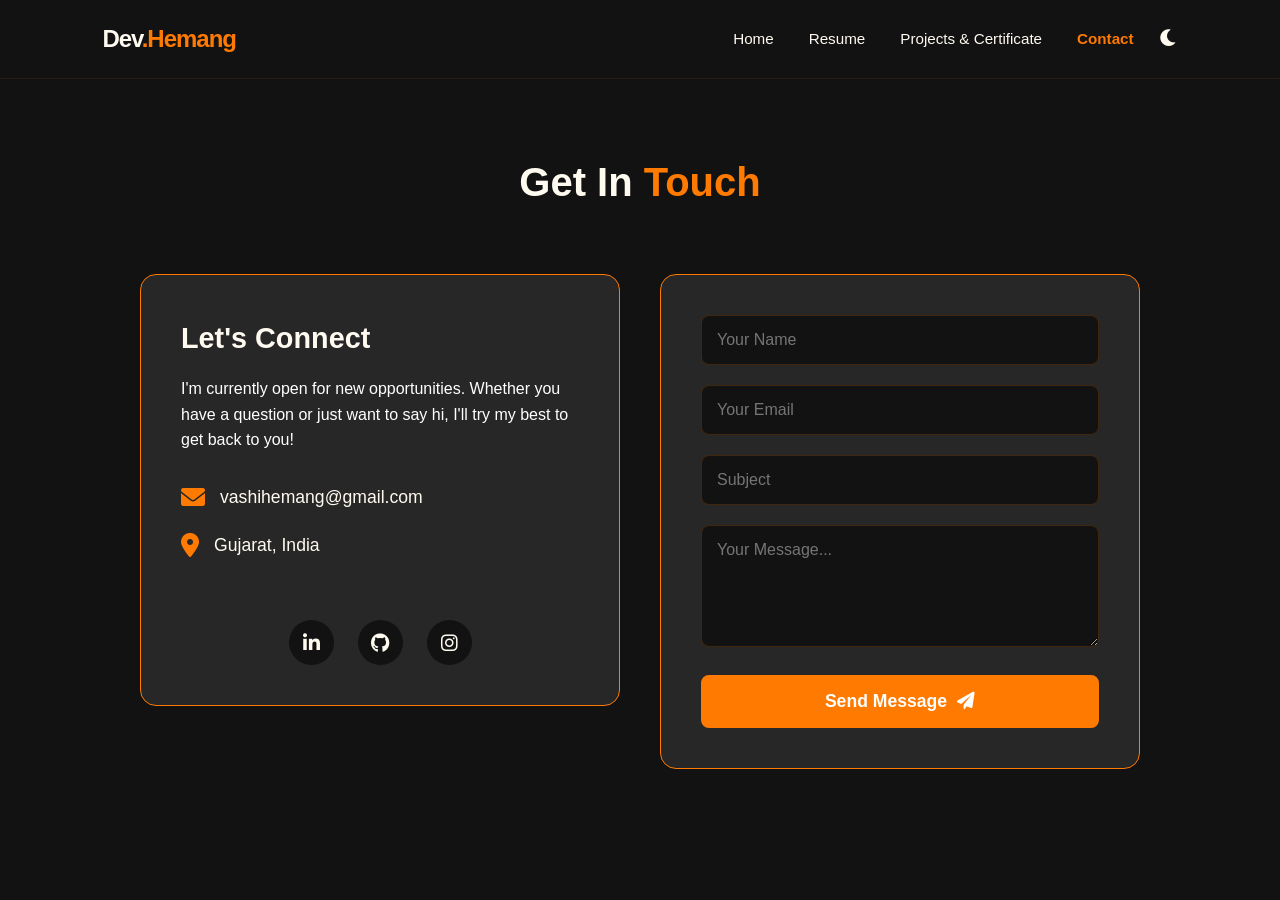
<file: contact.html>
<!DOCTYPE html>
<html lang="en">
<head>
    <meta charset="UTF-8">
    <meta name="viewport" content="width=device-width, initial-scale=1.0">

    <link rel="icon" type="image/svg+xml" href="data:image/svg+xml,<svg xmlns='http://www.w3.org/2000/svg' viewBox='0 0 100 100'><circle cx='50' cy='50' r='50' fill='%23121212'/><text x='50' y='68' font-family='Arial, sans-serif' font-size='55' font-weight='bold' fill='%23ff7a00' text-anchor='middle'>H</text></svg>">
    
    <title>Contact | Hemang Vashi</title>


    <link rel="stylesheet" href="style.css">
    <link rel="stylesheet" href="https://cdnjs.cloudflare.com/ajax/libs/font-awesome/6.0.0/css/all.min.css">
</head>
<body>   
    <div id="preloader">
        <div class="spinner"></div>
    </div>
    
    <nav>
        <a href="index.html" class="logo">Dev<span>.Hemang</span></a>
        <div class="hamburger" id="hamburger">
            <i class="fas fa-bars"></i>
        </div>
        <div class="nav-links" id="nav-links">
            <a class="nav-link" href="index.html">Home</a>
            <a class="nav-link" href="resume.html">Resume</a>
            <a class="nav-link" href="projects.html">Projects & Certificate</a>
            <a class="nav-link active" href="contact.html">Contact</a>
            <button id="theme-toggle">
                <i class="fas fa-moon" id="theme-icon"></i>
            </button>
        </div>
    </nav>



<section class="section" id="contact-page" style="padding-top: 150px; min-height: 80vh;">
        <h2 class="section-title">Get In <span>Touch</span></h2>

        <div class="contact-container">
            <div class="contact-details card show-on-scroll">
                <h3>Let's Connect</h3>
                <p>
                    I'm currently open for new opportunities.
                    Whether you have a question or just want to say hi,
                    I'll try my best to get back to you!
                </p>

                <div class="info-item">
                    <i class="fas fa-envelope"></i>
                    <a href="mailto:vashihemang@gmail.com" style="color: inherit; text-decoration: none;">
                        vashihemang@gmail.com
                    </a>
                </div>

                <div class="info-item">
                    <i class="fas fa-map-marker-alt"></i>
                    <span>Gujarat, India</span>
                </div>

                <br>

                <div class="social-links">
                    <a href="https://www.linkedin.com/in/hemang-vashi" target="_blank" class="social-icons"><i class="fab fa-linkedin-in"></i></a>
                    <a href="https://github.com/vashihemang" target="_blank" class="social-icons"><i class="fab fa-github"></i></a>
                    <a href="https://www.instagram.com/17_monster_?igsh=MWp1MzRrdmZ1ZTVkdg==" class="social-icons"><i class="fab fa-instagram"></i></a>
                </div>
            </div>


            <div class="contact-form-wrapper card show-on-scroll">
              
                <form  class="contact-form" id='my-portfolio-form'>
                    <input type="text" name="botcheck" style="display:none !important;" tabindex="-1" autocomplete="off">
                    <div class="input-group">
                        <input type="text" name="name" required placeholder="Your Name">
                    </div>

                    <div class="input-group">
                        <input type="email" name="email" required placeholder="Your Email">
                    </div>

                    <div class="input-group">
                        <input type="text" name="subject" required placeholder="Subject">
                    </div>

                    <div class="input-group">
                        <textarea name="message" rows="5" placeholder="Your Message..."></textarea>
                    </div>

                    <button type="submit" class="btn btn-solid submit-btn" id="submit-btn">
                        Send Message <i class="fas fa-paper-plane"></i>
                    </button>
                </form>
            </div>
        </div>
    </section>

<div id="status-modal" class="modal-overlay">
        <div class="modal-content">
            <span class="close-btn" onclick="closeModal()">&times;</span>
            
            <!-- Success Content -->
            <div id="modal-success" style="display: none;">
                <i class="fas fa-check-circle" style="color: #4BB543; font-size: 50px;"></i>
                <h3>Message Sent!</h3>
                <p>Thank you for reaching out. I will get back to you shortly.</p>
            </div>

            <!-- Error Content -->
            <div id="modal-error" style="display: none;">
                <i class="fas fa-exclamation-triangle" style="color: #ff3333; font-size: 50px;"></i>
                <h3>Oops!</h3>
                <p>Something went wrong. Please try again later.</p>
            </div>
        </div>
    </div>


<script src="script.js"></script>    
</body>
</html>
</file>
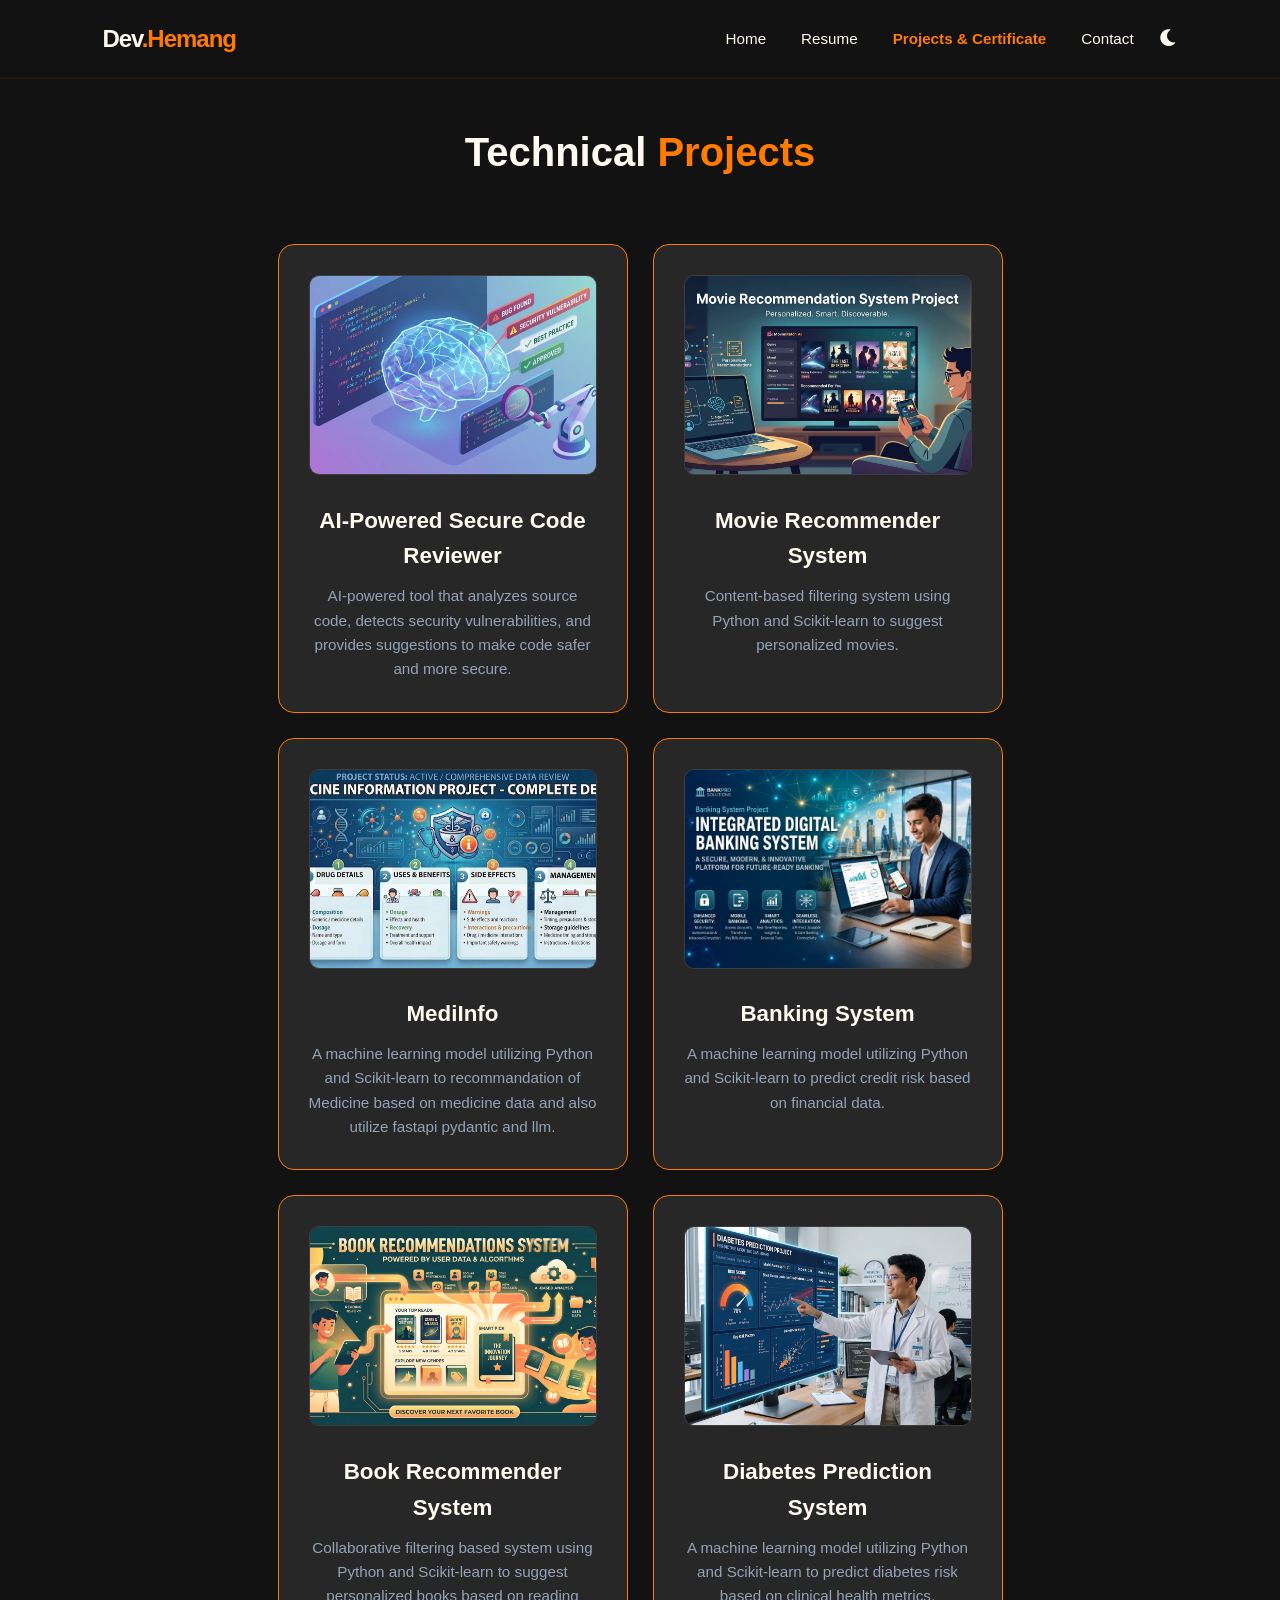
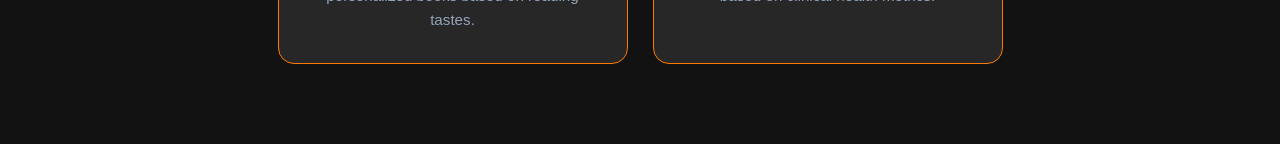
<file: projects.html>
<!DOCTYPE html>
<html lang="en">

<head>
    <meta charset="UTF-8">
    <meta name="viewport" content="width=device-width, initial-scale=1.0">

    <link rel="icon" type="image/svg+xml"
        href="data:image/svg+xml,<svg xmlns='http://www.w3.org/2000/svg' viewBox='0 0 100 100'><circle cx='50' cy='50' r='50' fill='%23121212'/><text x='50' y='68' font-family='Arial, sans-serif' font-size='55' font-weight='bold' fill='%23ff7a00' text-anchor='middle'>H</text></svg>">

    <title>Projects & Certificate | Hemang Vashi</title>


    <link rel="stylesheet" href="style.css">
    <link rel="stylesheet" href="https://cdnjs.cloudflare.com/ajax/libs/font-awesome/6.0.0/css/all.min.css">
</head>

<body>
    <div id="preloader">
        <div class="spinner"></div>
    </div>

    <nav>
        <a href="index.html" class="logo">Dev<span>.Hemang</span></a>

        <div class="hamburger" id="hamburger">
            <i class="fas fa-bars"></i>
        </div>

        <div class="nav-links" id="nav-links">
            <a class="nav-link " href="index.html">Home</a>
            <a class="nav-link" href="resume.html">Resume</a>
            <a class="nav-link active" href="projects.html">Projects & Certificate</a>
            <a class="nav-link" href="contact.html">Contact</a>

            <button id="theme-toggle">
                <i class="fas fa-moon" id="theme-icon"></i>
            </button>
        </div>
    </nav>
    <section id="projects-section" class="projects-section">
        <h2 class="section-title">Technical <span>Projects</span></h2>
        <div class="projects-cards-container">

            <a href="https://github.com/vashihemang/Ai-Power-Secure-Code-Reviewer" target="_blank" class="projects-card">
                <img src="images/AI-Powered Secure Code Reviewer.webp" alt="AI-Powered Secure Code Reviewer">
                <h3>AI-Powered Secure Code Reviewer</h3>
                <p>AI-powered tool that analyzes source code, detects security vulnerabilities, and provides suggestions to make code safer and more secure.</p> 
            </a> 
            
            <a href="https://github.com/vashihemang/Movie-Recommendation-System" target="_blank" class="projects-card">
                <img src="images/movie.webp" alt="Movie Recommender">
                <h3>Movie Recommender System</h3>
                <p>Content-based filtering system using Python and Scikit-learn to suggest personalized movies.</p>
            </a> 

           <a href="https://github.com/vashihemang/MediInfo" target="_blank" class="projects-card">
                <img src="images/mediInfo.webp" alt="MediInfo">
                <h3>MediInfo</h3>
                <p>A machine learning model utilizing Python and Scikit-learn to recommandation of Medicine based on medicine data and also utilize fastapi pydantic and llm.</p>
            </a>
            

            
            <a href="https://github.com/vashihemang/Banking-System" target="_blank" class="projects-card">
                <img src="images/Banking.webp" alt="Banking System">
                <h3>Banking System</h3>
                <p>A machine learning model utilizing Python and Scikit-learn to predict credit risk based on financial
                    data.</p>
            </a>

            <a href="https://github.com/vashihemang/Book-Recommendations" target="_blank" class="projects-card">
                <img src="images\Book Recommandation System.webp" alt="Book Recommender">
                <h3>Book Recommender System</h3>
                <p>Collaborative filtering based system using Python and Scikit-learn to suggest personalized books
                    based on reading tastes.</p>
            </a>
            




            <a href="https://github.com/vashihemang/Diabetes-prediction-flask-ml" target="_blank" class="projects-card">
                <img src="images/diabetes.webp" alt="Diabetes Prediction">
                <h3>Diabetes Prediction System</h3>
                <p>A machine learning model utilizing Python and Scikit-learn to predict diabetes risk based on clinical
                    health metrics.</p>
            </a>

            
        </div>
    </section>
    <script src="script.js"></script>
</body>

</html>
</file>
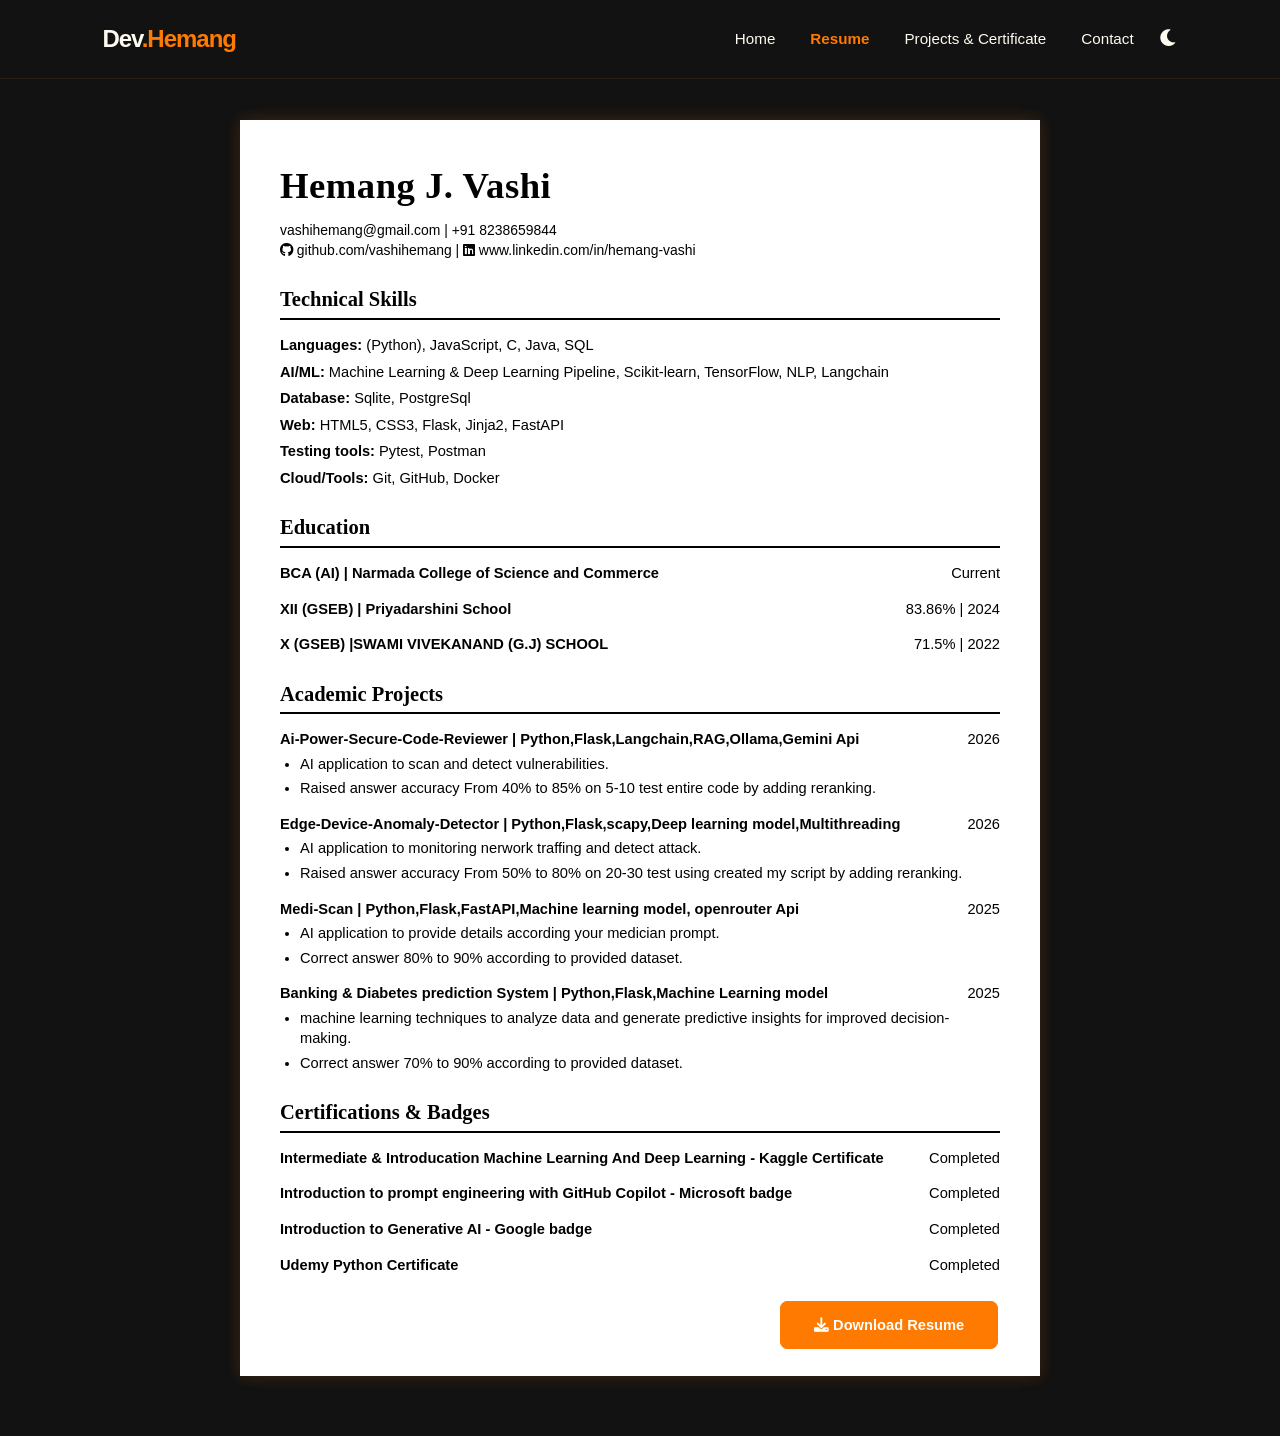
<file: resume.html>
<!DOCTYPE html>
<html lang="en">

<head>
    <meta charset="UTF-8">
    <meta name="viewport" content="width=device-width, initial-scale=1.0">

    <link rel="icon" type="image/svg+xml"
        href="data:image/svg+xml,<svg xmlns='http://www.w3.org/2000/svg' viewBox='0 0 100 100'><circle cx='50' cy='50' r='50' fill='%23121212'/><text x='50' y='68' font-family='Arial, sans-serif' font-size='55' font-weight='bold' fill='%23ff7a00' text-anchor='middle'>H</text></svg>">

    <title>Resume | Hemang Vashi</title>


    <link rel="stylesheet" href="style.css">
    <link rel="stylesheet" href="https://cdnjs.cloudflare.com/ajax/libs/font-awesome/6.0.0/css/all.min.css">
</head>

<body>

    <div id="preloader">
        <div class="spinner"></div>
    </div>

    <nav>
        <a href="index.html" class="logo">Dev<span>.Hemang</span></a>

        <div class="hamburger" id="hamburger">
            <i class="fas fa-bars"></i>
        </div>

        <div class="nav-links" id="nav-links">
            <a class="nav-link " href="index.html">Home</a>
            <a class="nav-link active" href="resume.html">Resume</a>
            <a class="nav-link " href="projects.html">Projects & Certificate</a>
            <a class="nav-link" href="contact.html">Contact</a>

            <button id="theme-toggle">
                <i class="fas fa-moon" id="theme-icon"></i>
            </button>
        </div>
    </nav>

    <div class="resume-wrapper">
        <div class="resume-page">
            <header>
                <h1>Hemang J. Vashi</h1>
                <div class="contact-info">
                    <p> vashihemang@gmail.com | +91 8238659844 </p>
                    <i class="fab fa-github"></i> github.com/vashihemang |
                    <i class="fab fa-linkedin"></i> www.linkedin.com/in/hemang-vashi
                </div>
            </header>

            <section>
                <h2 class="resume-heading">Technical Skills</h2>
                <div class="additional-section">
                    <p><span class="bold">Languages:</span> (Python), JavaScript, C, Java, SQL</p>
                    <p><span class="bold">AI/ML:</span> Machine Learning & Deep Learning Pipeline, Scikit-learn,
                        TensorFlow, NLP, Langchain</p>
                    <p><span class="bold">Database:</span> Sqlite, PostgreSql</p>
                    <p><span class="bold">Web:</span> HTML5, CSS3, Flask, Jinja2, FastAPI</p>
                    <p><span class="bold">Testing tools:</span> Pytest, Postman</p>
                    <p><span class="bold">Cloud/Tools:</span> Git, GitHub, Docker</p>
                </div>
            </section>

            <section>
                <h2>Education</h2>
                <div class="section-item">
                    <div class="flex-row">
                        <span class="bold">BCA (AI) | Narmada College of Science and Commerce</span>
                        <span class="text-right">Current</span>
                    </div>
                </div>
                <div class="section-item">
                    <div class="flex-row">
                        <span class="bold">XII (GSEB) | Priyadarshini School</span>
                        <span class="text-right">83.86% | 2024</span>
                    </div>
                </div>
                <div class="section-item">
                    <div class="flex-row">
                        <span class="bold">X (GSEB) |SWAMI VIVEKANAND (G.J) SCHOOL</span>
                        <span class="text-right">71.5% | 2022</span>
                    </div>
                </div>
            </section>



           <section>
                <h2>Academic Projects</h2>
                <div class="section-item">
                    <div class="flex-row">
                        <span class="bold">Ai-Power-Secure-Code-Reviewer | Python,Flask,Langchain,RAG,Ollama,Gemini
                            Api</span>
                        <span class="text-right">2026</span>
                    </div>
                    <ul>
                        <li><span class="bold"></span> AI application to scan and detect vulnerabilities. </li>
                        <li><span class="bold"></span> Raised answer accuracy From 40% to 85% on 5-10 test entire code
                            by adding reranking.</li>
                    </ul>
                </div>

                <div class="section-item">
                    <div class="flex-row">
                        <span class="bold">Edge-Device-Anomaly-Detector | Python,Flask,scapy,Deep learning
                            model,Multithreading</span>
                        <span class="text-right">2026</span>
                    </div>
                    <ul>
                        <li><span class="bold"></span> AI application to monitoring nerwork traffing and detect attack.
                        </li>
                        <li><span class="bold"></span> Raised answer accuracy From 50% to 80% on 20-30 test using
                            created my script by adding reranking.</li>
                    </ul>
                </div>

                <div class="section-item">
                    <div class="flex-row">
                        <span class="bold">Medi-Scan | Python,Flask,FastAPI,Machine learning model, openrouter
                            Api</span>
                        <span class="text-right">2025</span>
                    </div>
                    <ul>
                        <li><span class="bold"></span> AI application to provide details according your medician prompt.
                        </li>
                        <li><span class="bold"></span> Correct answer 80% to 90% according to provided dataset.</li>
                    </ul>
                </div>

                <div class="section-item">
                    <div class="flex-row">
                        <span class="bold">Banking & Diabetes prediction System | Python,Flask,Machine Learning
                            model</span>
                        <span class="text-right">2025</span>
                    </div>
                    <ul>
                        <li><span class="bold"></span> machine learning techniques to analyze data and generate
                            predictive insights for improved decision-making. </li>
                        <li><span class="bold"></span>Correct answer 70% to 90% according to provided dataset.</li>
                    </ul>
                </div>
            </section>



            <section>
                <h2>Certifications & Badges</h2>
                <div class="section-item">
                    <div class="flex-row">
                        <span class="bold">Intermediate & Introducation Machine Learning And Deep Learning - Kaggle
                            Certificate</span>
                        <span class="text-right">Completed</span>
                    </div>
                </div>
                <div class="section-item">
                    <div class="flex-row">
                        <span class="bold">Introduction to prompt engineering with GitHub Copilot - Microsoft
                            badge</span>
                        <span class="text-right">Completed</span>
                    </div>
                </div>


                <div class="section-item">
                    <div class="flex-row">
                        <span class="bold">Introduction to Generative AI - Google badge</span>
                        <span class="text-right">Completed</span>
                    </div>
                </div>

                <div class="section-item">
                    <div class="flex-row">
                        <span class="bold">Udemy Python Certificate</span>
                        <span class="text-right">Completed</span>
                    </div>
                </div>
                <div class="download-btn-container">
                    <a href="./File/Hemang-vashi-resume.pdf" download="Hemang_Vashi_Resume.pdf" class="btn btn-solid"
                    onclick="forceDownload(event)" class="btn btn-solid">
                        <i class="fas fa-download"></i> Download Resume
                    </a>
                </div>
            </section>
            
        </div>
    </div>
    <script src="script.js"></script>
</body>

</html>
</file>
<file: style.css>
:root {
    --bg-dark: #121212;      /* Near-black */
    --bg-card: #121212;      /* Dark Card */
    --accent: #ff7a00;       /* Vibrant Orange */
    --accent-glow: rgba(255, 122, 0, 0.3);
    --text-main: #fffaf0;    /* Warm-tinted White */
    --text-muted: #94a3b8;   /* Muted Slate */
}

/* Light Mode Colors */
body.light-mode {
    --bg-dark: #f8fafc;
    --bg-card: #ffffff;
    --text-main: #0f172a;
    --text-muted: #64748b;
    --accent: #ff7a00; 
    --accent-glow: rgba(255, 122, 0, 0.2);
}

/* --- GLOBAL STYLES --- */
* {
    margin: 0;
    padding: 0;
    box-sizing: border-box;
    font-family: 'Segoe UI', Roboto, Helvetica, Arial, sans-serif;
    scroll-behavior: smooth;
}

body {
    background-color: var(--bg-dark);
    color: var(--text-main);
    overflow-x: hidden;
    line-height: 1.6;
    transition: background-color 0.3s ease, color 0.3s ease;
}

/* --- UNIVERSAL PRELOADER --- */
#preloader {
    position: fixed;
    top: 0;
    left: 0;
    width: 100%;
    height: 100vh;
    background-color: var(--bg-dark);
    display: flex;
    justify-content: center;
    align-items: center;
    z-index: 9999;
    transition: opacity 0.4s ease, visibility 0.4s ease;
}

.spinner {
    width: 50px;
    height: 50px;
    border: 5px solid rgba(255, 122, 0, 0.1);
    border-top: 5px solid var(--accent);
    border-radius: 50%;
    animation: spin 1s linear infinite;
}

@keyframes spin {
    0% { transform: rotate(0deg); }
    100% { transform: rotate(360deg); }
}

.preloader-hidden {
    opacity: 0;
    visibility: hidden;
}

/* --- NAVIGATION --- */
nav {
    display: flex;
    justify-content: space-between;
    align-items: center;
    padding: 20px 8%;
    background: #121212;
    backdrop-filter: blur(12px);
    position: fixed;
    width: 100%;
    top: 0;
    z-index: 1000;
    border-bottom: 1px solid rgba(255, 122, 0, 0.1);
}

body.light-mode nav {
    background: rgba(248, 250, 252, 0.85);
    border-bottom: 1px solid rgba(0, 0, 0, 0.1);
}

.logo {
    font-size: 1.5rem;
    font-weight: 700;
    color: var(--text-main);
    text-decoration: none;
    letter-spacing: -1px;
}

.logo span { color: var(--accent); }

.hamburger {
    display: none;
    cursor: pointer;
    font-size: 1.8rem;
    color: var(--text-main);
    z-index: 1001;
}

.nav-links { display: flex; align-items: center; }

.nav-links a {
    color: var(--text-main);
    text-decoration: none;
    margin-left: 35px;
    font-weight: 500;
    font-size: 0.95rem;
}

.nav-links a:hover, .nav-links a.active { 
    color: var(--accent) !important; 
    font-weight: 700;
}

#theme-toggle {
    background: none;
    border: none;
    color: var(--text-main);
    cursor: pointer;
    margin-left: 25px;
    font-size: 1.2rem;
    transition: transform 0.3s ease;
}

#theme-toggle:hover { transform: scale(1.1); }

/* --- HERO SECTION --- */
.hero {
    height: 100vh;
    display: flex;
    align-items: center;
    justify-content: space-between;
    padding: 0 10%;
    gap: 50px;
}

.hero-content { flex: 1; max-width: 650px; }
.hero h2 { color: var(--accent); font-size: 1.2rem; margin-bottom: 15px; text-transform: uppercase; letter-spacing: 2px; }
.hero h1 { font-size: 3.5rem; line-height: 1.1; margin-bottom: 25px; font-weight: 800; }

.cursor {
    display: inline-block;
    width: 3px;
    height: 1em;
    background-color: var(--accent);
    margin-left: 5px;
    animation: blink 0.75s step-end infinite;
    vertical-align: middle;
}

@keyframes blink { from, to { opacity: 1; } 50% { opacity: 0; } }

.hero p { font-size: 1.15rem; color: white; margin-bottom: 35px; }

.btn-container { display: flex; gap: 15px; }
.btn { padding: 14px 32px; border-radius: 8px; font-weight: 600; text-decoration: none; transition: 0.3s; }
.btn-solid { background: var(--accent); color: white; border: 2px solid var(--accent); }
.btn-solid:hover { background: transparent; color: var(--accent); transform: translateY(-3px); }
.btn-outline { border: 2px solid var(--accent); color: var(--accent); }
.btn-outline:hover { background: #ffffff; transform: translateY(-3px); }

/* --- HERO IMAGE --- */
.hero-image { flex: 1; display: flex; justify-content: center; }

.image-wrapper {
    position: relative;
    width: 320px; 
    height: 380px; 
    background-color: var(--accent); 
    border-radius: 20px; 
    margin-top: 20px;
    margin-left: 20px; 
}

.image-wrapper img {
    width: 100%;
    height: 100%;
    object-fit: cover;
    border-radius: 20px;
    position: absolute;
    top: -20px; 
    left: -20px; 
    border: 2px solid #121212; 
    transition: transform 0.3s ease;
}

.image-wrapper img:hover { transform: translate(-5px, -5px); }

/* --- SECTIONS & CARDS --- */
.section { padding: 100px 10%; }
.section-title { text-align: center; font-size: 2.5rem; margin-bottom: 60px; font-weight: 800; }
.section-title span { color: var(--accent); }

.cards-container { display: flex; gap: 25px; justify-content: center; flex-wrap: wrap; }
.card {
    background: #272727;
    padding: 40px; border-radius: 16px; width: 350px;
    transition: 0.4s; border: 1px solid rgba(255, 122, 0, 0.05);
    border-left: 1px solid var(--accent);
    border-top: 1px solid var(--accent);
    border-right: 1px solid var(--accent);
    border-bottom: 1px solid var(--accent);
    opacity: 0; transform: translateY(40px);
}



.card.show-on-scroll { opacity: 1; transform: translateY(0); }
.card:hover { 
    transform: translateY(-10px); 
    border-color: var(--accent); 
    box-shadow: 0 10px 30px rgba(255, 122, 0, 0.2); 
}

/* --- SKILLS GRID --- */
.skills-grid {
    display: grid;
    grid-template-columns: repeat(4, 1fr);
    gap: 20px;
    max-width: 1100px;
    margin: 0 auto;
}

.skill-badge {
    background: #272727;
    border-radius: 12px;
    padding: 15px 20px;
    display: flex;
    align-items: center;
    gap: 15px;
    border: 1px solid rgba(255, 122, 0, 0.05);
    border-left: 5px solid var(--accent); 
    width: 100%;
    opacity: 0; 
    transform: translateY(40px);
    transition: 0.3s ease;
}

.skill-badge:hover {
    border-left-color: var(--accent);
    transform: translateY(-5px);
    box-shadow: 0 5px 15px rgba(255, 122, 0, 0.4);
    background: rgba(255, 122, 0, 0.05);
}

.skill-icon {
    width: 42px; height: 42px; border-radius: 8px;
    display: flex; justify-content: center; align-items: center;
    font-size: 1.2rem; font-weight: 800; color: white;
}

.skill-name {
    color: var(--text-main); font-size: 1.05rem;
    font-weight: 600; letter-spacing: 0.5px;
}

/* Light Mode Overrides */
body.light-mode .card, body.light-mode .skill-badge {
    border: 1px solid var(--accent); 
    background-color: #fffaf5;
    box-shadow: 0 4px 6px rgba(0, 0, 0, 0.05);
}

body.light-mode .card:hover, body.light-mode .skill-badge:hover {
    background-color: #fffaf5; 
    box-shadow: 0 10px 20px rgba(255, 122, 0, 0.2);
    border-color: #ff7a00; 
}












/* --- CONTACT PAGE LAYOUT --- */
.contact-container { 
    display: flex; 
    gap: 40px; 
    max-width: 1000px; 
    margin: 0 auto; 
    align-items: flex-start; 
}

.contact-details, .contact-form-wrapper { 
    flex: 1; 
    width: 100%; 
}

.contact-details h3 { 
    color: var(--text-main); 
    font-size: 1.8rem; 
    margin-bottom: 15px; 
}

.contact-details p { 
    color: white; 
    margin-bottom: 30px; 
}

.info-item { 
    display: flex; 
    align-items: center; 
    gap: 15px; 
    margin-bottom: 20px; 
    color: var(--text-main); 
    font-size: 1.1rem; 
}

.info-item i { 
    color: var(--accent); 
    font-size: 1.5rem; 
}

/* --- CONTACT FORM --- */
.contact-form { 
    display: flex; 
    flex-direction: column; 
    gap: 20px; 
}

.input-group input, 
.input-group textarea {
    width: 100%; 
    padding: 15px; 
    background: var(--bg-dark);
    border: 1px solid rgba(255, 122, 0, 0.2); 
    border-radius: 8px;
    color: var(--text-main); 
    font-size: 1rem; 
    transition: 0.3s; 
    font-family: inherit;
}

.input-group input:focus, 
.input-group textarea:focus {
    outline: none; 
    border-color: var(--accent); 
    box-shadow: 0 0 10px var(--accent-glow);
}

.submit-btn {
    width: 100%;
    cursor: pointer;
    display: flex;
    justify-content: center;
    align-items: center;
    gap: 10px;
    font-size: 1.1rem;
}

/* --- LIGHT MODE FORM OVERRIDES --- */
body.light-mode .input-group input, 
body.light-mode .input-group textarea {
    border: 1px solid #cbd5e1; 
    background: #ffffff;
}

body.light-mode .input-group input:focus, 
body.light-mode .input-group textarea:focus {
    border-color: var(--accent);
}

 .modal-overlay {
            position: fixed;
            top: 0;
            left: 0;
            width: 100%;
            height: 100%;
            background: rgba(0, 0, 0, 0.7);
            backdrop-filter: blur(5px);
            display: none; /* Initially hidden */
            justify-content: center;
            align-items: center;
            z-index: 9999;
        }

        .modal-content {
            background: #1e1e1e; /* Dark theme to match portfolio */
            padding: 40px;
            border-radius: 15px;
            text-align: center;
            position: relative;
            max-width: 400px;
            width: 90%;
            box-shadow: 0 10px 30px rgba(0,0,0,0.5);
            animation: popIn 0.3s ease-out forwards;
        }

        .modal-content h3 {
            color: #ffffff;
            margin-top: 15px;
            font-size: 24px;
        }

        .modal-content p {
            color: #bbbbbb;
            margin-top: 10px;
            font-size: 16px;
            line-height: 1.5;
        }

        .close-btn {
            position: absolute;
            top: 15px;
            right: 20px;
            font-size: 28px;
            color: #888;
            cursor: pointer;
            transition: color 0.3s;
        }

        .close-btn:hover {
            color: #ffffff;
        }

        /* Popup Animation */
        @keyframes popIn {
            from { transform: scale(0.8); opacity: 0; }
            to { transform: scale(1); opacity: 1; }
        }







/* --- FOOTER --- */
.professional-footer {
    background-color: #121212; color: var(--text-main);
    padding: 4rem 2rem 1rem; text-align: center;
    border-top: 1px solid rgba(255, 122, 0, 0.2);
}

body.light-mode .professional-footer { background: #f1f5f9; }

.footer-container { max-width: 800px; margin: 0 auto; }
.footer-header h2 { font-size: 2.5rem; margin-bottom: 0.5rem; }
.footer-header span { color: var(--accent); }
.footer-content { display: flex; flex-direction: column; align-items: center; gap: 2rem; margin-bottom: 3rem; }
.contact-info-block { display: flex; flex-direction: column; gap: 1rem; }
.contact-item { display: flex; align-items: center; justify-content: center; gap: 0.75rem; font-size: 1.1rem; }
.contact-item i { color: var(--accent); font-size: 1.2rem; }
.contact-item a { color: var(--text-main); text-decoration: none; transition: color 0.3s ease; }
.contact-item a:hover { color: var(--accent); }

.social-links { display: flex; gap: 1.5rem; justify-content: center; margin-top: 15px;}





/* --- SOCIAL ICONS (Premium Border) --- */
.social-icon {
    display: flex; 
    align-items: center; 
    justify-content: center;
    width: 45px; 
    height: 45px; 
    border-radius: 50%;
    background-color: #272727; 
    color: var(--text-main); 
    font-size: 1.2rem; 
    text-decoration: none; 
    transition: all 0.3s ease;
    border: 1px solid #121212;; 
}

.social-icon:hover {
    background-color: #121212; 
    color: #ffffff; 
    transform: translateY(-3px); 
    border-color: var(--accent);
    box-shadow: 0 4px 12px var(--accent-glow);
}

/* Conatct icons*/
.social-icons {
    display: flex; 
    align-items: center; 
    justify-content: center;
    width: 45px; 
    height: 45px; 
    border-radius: 50%;
    background-color: #121212; 
    color: var(--text-main); 
    font-size: 1.2rem; 
    text-decoration: none; 
    transition: all 0.3s ease;
    
}

.social-icons:hover {
    background-color: #121212; 
    color: #ffffff; 
    transform: translateY(-3px); 
    border-color: #ff7a00;
    box-shadow: 0 4px 12px var(--accent-glow);
}













/* --- LIGHT MODE SOCIAL ICONS --- */
body.light-mode .social-icon {
    background-color: transparent;
    color: var(--text-main); /* Dark color (#0f172a) for light mode */
    border: 1px solid var(--text-muted); /* Muted slate border */
}

body.light-mode .social-icon:hover {
    background-color: var(--accent); /* Hover par green ho jayega */
    color: #ffffff; /* Hover par icon wapas white ho jayega */
    border-color: var(--accent);
    box-shadow: 0 4px 12px rgba(255, 122, 0, 0.2);
}
body.light-mode .social-icons {
    background-color: transparent;
    color: #121212;; /* Dark color (#0f172a) for light mode */
    border: 1px solid var(--text-muted); /* Muted slate border */
}

body.light-mode .social-icons:hover {
    background-color: var(--accent); /* Hover par green ho jayega */
    color: #ffffff; /* Hover par icon wapas white ho jayega */
    border-color: var(--accent);
    box-shadow: 0 4px 12px rgba(255, 122, 0, 0.2);
}

.footer-bottom { padding-top: 1.5rem; border-top: 1px solid rgba(255, 255, 255, 0.1); font-size: 0.85rem; color: #718096; }

/* --- RESPONSIVE MEDIA QUERIES --- */
@media (min-width: 768px) {
    .contact-info-block { flex-direction: row; gap: 3rem; }
}

@media (max-width: 1024px) {
    .skills-grid { grid-template-columns: repeat(3, 1fr); }
}

/* Merged Mobile Breakpoint */
@media (max-width: 968px) {
    .hamburger { display: block; }
    
    .nav-links {
        position: fixed;
        right: -100%;
        top: 0;
        height: 100vh;
        width: 250px;
        background-color: var(--bg-card);
        display: flex;
        flex-direction: column;
        justify-content: flex-start;
        align-items: flex-end;
        padding-top: 100px;
        padding-right: 40px;
        transition: right 0.4s ease-in-out;
        box-shadow: -5px 0 15px rgba(0, 0, 0, 0.4);
        z-index: 1000;
    }
    
    .nav-links.nav-active { right: 0; }
    
    .nav-links a { 
        margin: 15px 0; 
        font-size: 1.2rem; 
        display: block; 
        text-align: right; 
    }
    
    #theme-toggle { margin-left: 0; margin-top: 20px; }
    
    .hero { flex-direction: column-reverse; text-align: center; height: auto; padding-top: 150px; padding-bottom: 50px; }
    .hero h1 { font-size: 2.5rem; }
    .hero-image { margin-top: 40px; margin-bottom: 40px; justify-content: center; padding-left: 0; }
    .image-wrapper { width: 280px; height: 360px; }
    .btn-container { justify-content: center; }
}

@media (max-width: 768px) {
    .skills-grid { grid-template-columns: repeat(2, 1fr); }
    .contact-container { flex-direction: column; }
}

@media (max-width: 480px) {
    .skills-grid { grid-template-columns: 1fr; }
}






     .projects-section { 
            padding: 120px 10% 80px; /* Top padding increased for fixed navbar */
            text-align: center;
        }

        .projects-section-title { 
            font-size: 2.5rem; 
            margin-bottom: 60px; 
            font-weight: 800; 
        }
        .projects-section-title span { color: var(--accent); }

        .projects-cards-container { 
            display: flex; 
            gap: 25px; 
            justify-content: center; 
            flex-wrap: wrap; 
        }

.projects-card {
    background: #272727;
    padding: 30px; 
    border-radius: 16px; 
    width: 350px;
    text-align: center;
    text-decoration: none;
    color: inherit;
    transition: 0.4s; 
    border: 1px solid rgba(255, 122, 0, 0.05);
    border-top: 1px solid var(--accent); 
    border-left: 1px solid var(--accent); 
    border-right: 1px solid var(--accent); 
    border-bottom: 1px solid var(--accent); 
}

        .projects-card:hover { 
            transform: translateY(-10px); 
            border-color: var(--accent); 
            box-shadow: 0 10px 30px rgba(255, 122, 0, 0.2); 
        }

        .projects-card img {
            width: 100%;
            height: 200px;
            object-fit: cover;
            border-radius: 10px;
            margin-bottom: 20px;
            border: 1px solid rgba(255, 255, 255, 0.1);
        }

        .projects-card i {
            font-size: 2.5rem;
            color: var(--accent);
            margin-bottom: 15px;
            display: block;
        }

        .projects-card h3 {
            font-size: 1.4rem;
            margin-bottom: 10px;
        }

        .projects-card p {
            color: var(--text-muted);
            font-size: 0.95rem;
        }
   
body.light-mode .projects-card {
    border: 1px solid var(--accent); 
    background-color: #fffaf5;
    
    box-shadow: 0 4px 6px rgba(0, 0, 0, 0.05);
}

body.light-mode .projects-card:hover{
    background-color: #fffaf5; 
    box-shadow: 0 10px 20px rgba(255, 122, 0, 0.2);
    border-color: #ff7a00; 
}        












    /* सिर्फ Resume पेज के लिए ज़रूरी CSS */
    .resume-wrapper {
        padding: 120px 20px 60px; /* Navbar के नीचे से शुरू करने के लिए */
        display: flex;
        flex-direction: column;
        align-items: center;
        background-color: var(--bg-dark); /* डार्क बैकग्राउंड */
        min-height: 100vh;
    }

    .resume-page {
        max-width: 800px;
        width: 100%;
        background-color: #fff;
        padding: 40px;
        box-sizing: border-box;
        box-shadow: 0 0 15px rgba(255, 122, 0, 0.2); 
        color: #000;
        font-family: Arial, sans-serif;
        font-size: 11pt;
        line-height: 1.4;
    }

    .resume-page h1, .resume-page h2 {
        font-family: "Times New Roman", Times, serif;
        color: #000;
    }

    .resume-page h1 {
        font-size: 2.5em;
        margin: 0 0 10px 0;
        font-weight: bold;
        letter-spacing: 0.5px;
    }

    .resume-page h2 {
        font-size: 1.4em;
        border-bottom: 2px solid #000;
        padding-bottom: 4px;
        margin-top: 25px;
        margin-bottom: 15px;
    }

    .resume-page .contact-info {
        font-size: 0.95em;
        margin-bottom: 25px;
    }
    
    .resume-page .contact-info a {
        color: #000;
        text-decoration: underline;
    }

    .resume-page .flex-row {
        display: flex;
        justify-content: space-between;
        margin-bottom: 2px;
    }

    .resume-page .bold { font-weight: bold; }
    .resume-page .text-right { text-align: right; }
    .resume-page .section-item { margin-bottom: 15px; }
    
    .resume-page ul {
        margin-top: 4px;
        margin-bottom: 15px;
        padding-left: 20px;
    }
    
    .resume-page li { margin-bottom: 4px; }
    .resume-page .additional-section p { margin: 6px 0; }

    /* =========================================
       BUTTON CSS: PC के लिए 280px margin-left
       ========================================= */
    .download-btn-container {
        margin-top: 40px;
        width: 100%;
        max-width: 800px;
        margin-left: 500px; /* PC पर 280px खिसकेगा */
    }

    /* =========================================
       MOBILE CSS: मोबाइल में Margin 0 और Center
       ========================================= */



    @media (max-width: 768px) {
    .resume-page {
        padding: 20px; 
        font-size: 10pt;
    }
    .resume-page h1 { font-size: 2em !important; }
    .resume-page .flex-row { 
        flex-direction: column; 
        margin-bottom: 8px;
    }
    .resume-page .text-right { 
        text-align: left !important; 
        color: #555; 
        font-size: 0.9em;
    }
    .download-btn-container {
        margin-left: 0; /* Updated from 130px */
        display: flex;
        justify-content: center;
    }
}




/* --- SECURITY HARDENING (NO UI CHANGE) --- */

/* Prevent accidental text selection on icons/buttons */
.social-icon,
.social-icons,
.btn,
button,
.hamburger,
#theme-toggle {
    user-select: none;
    -webkit-user-select: none;
}

/* Prevent image dragging / save via drag */
img {
    -webkit-user-drag: none;
    user-select: none;
    -webkit-user-select: none;
}

/* Safe focus visibility for keyboard navigation */
a:focus,
button:focus,
input:focus,
textarea:focus {
    outline: 2px solid var(--accent);
    outline-offset: 2px;

}

/* Prevent hidden horizontal injection issues */
html, body {
    max-width: 100%;
    overflow-x: hidden;
}

/* Safer box rendering */
iframe,
embed,
object {
    max-width: 100%;
    border: none;
}

/* Remove square focus box from navbar links and theme toggle */
.nav-links a:focus,
.nav-links a:focus-visible,
#theme-toggle:focus,
#theme-toggle:focus-visible,
#theme-toggle:active {
    outline: none !important;
    box-shadow: none !important;
}
</file>
